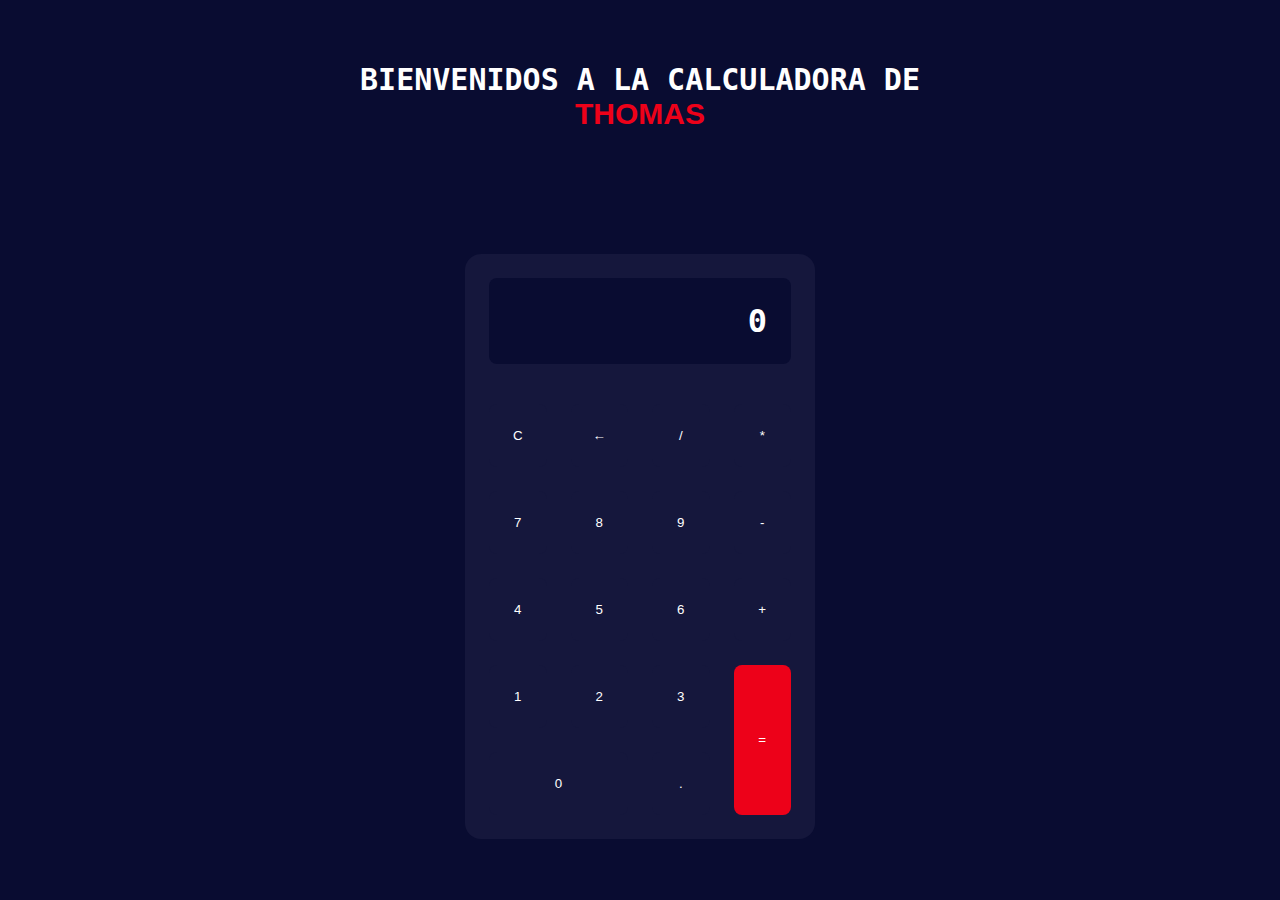
<file: CALCULADORA_THOMAS/index.html>
<!DOCTYPE html>
<html lang="en">
<head>
    <meta charset="UTF-8">
    <meta name="viewport" content="width=device-width, initial-scale=1.0">
    <link rel="stylesheet" href="./css/main.css">
    <title>Calculadora</title>
</head>
<body>

    <h1>BIENVENIDOS A LA CALCULADORA DE <br> <span>THOMAS</span></h1>
    <div class="calculadora">
        <div class="pantalla">0</div>
        <button id="c" class="btn">C</button>
        <button id="borrar" class="btn">←</button>
        <button class="btn">/</button>
        <button class="btn">*</button>
        <button class="btn">7</button>
        <button class="btn">8</button>
        <button class="btn">9</button>
        <button class="btn">-</button>
        <button class="btn">4</button>
        <button class="btn">5</button>
        <button class="btn">6</button>
        <button class="btn">+</button>
        <button class="btn">1</button>
        <button class="btn">2</button>
        <button class="btn">3</button>
        <button id="igual" class="btn">=</button>
        <button id="cero"class="btn">0</button>
        <button class="btn">.</button>
    </div>


    <script src="./js/main.js"></script>
</body>
</html>
</file>
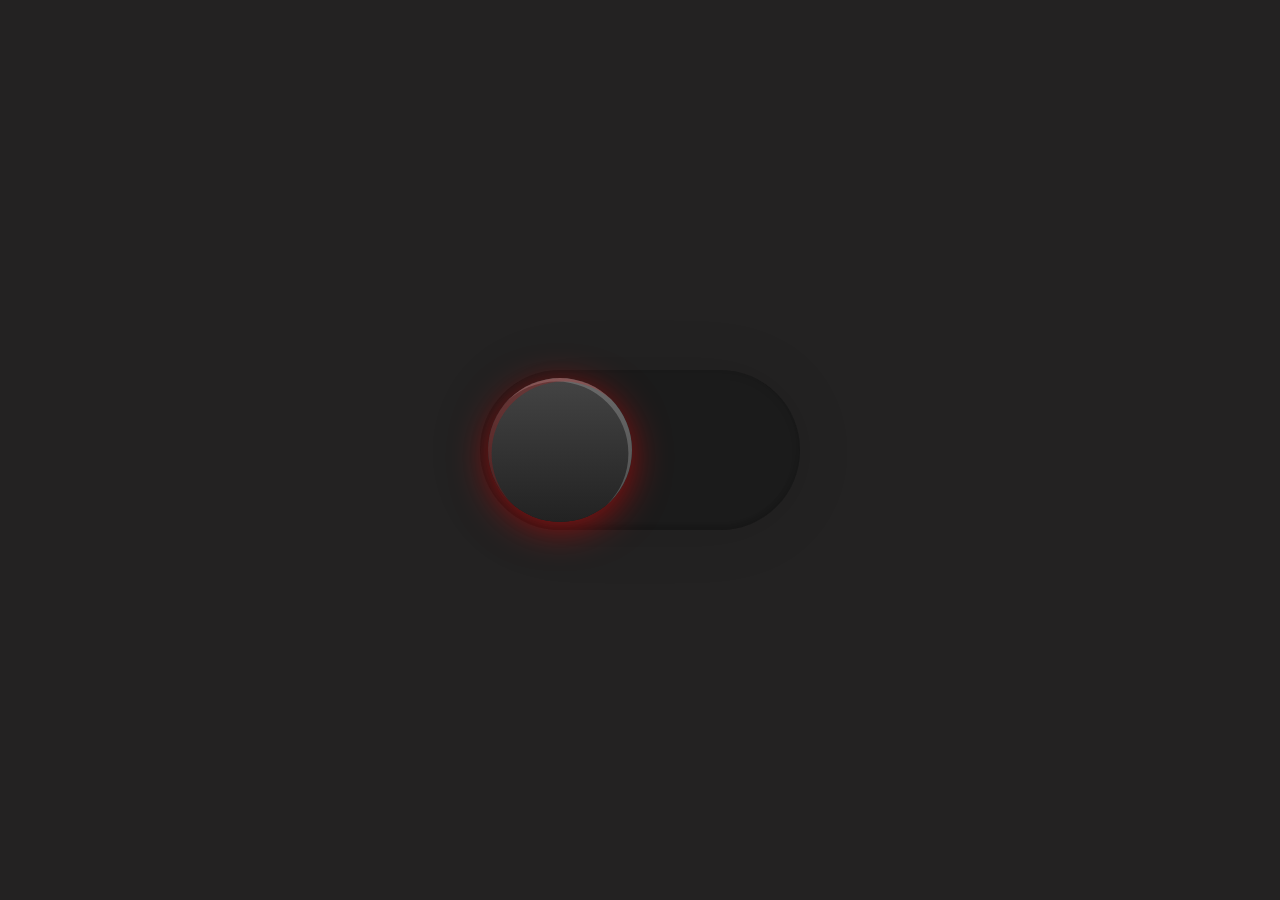
<file: PROYECTO_11/index.html>
<!DOCTYPE html>
<html lang="en">
<head>
    <meta charset="UTF-8">
    <meta name="viewport" content="width=device-width, initial-scale=1.0">
    <link rel="stylesheet" href="./CSS/style.css">
    <title>Toggle</title>
</head>
<body>
    <div id="toggle" >
        <i class="circulo" ></i>
    </div>



    <script src="./script.js"></script>
</body>
</html>
</file>
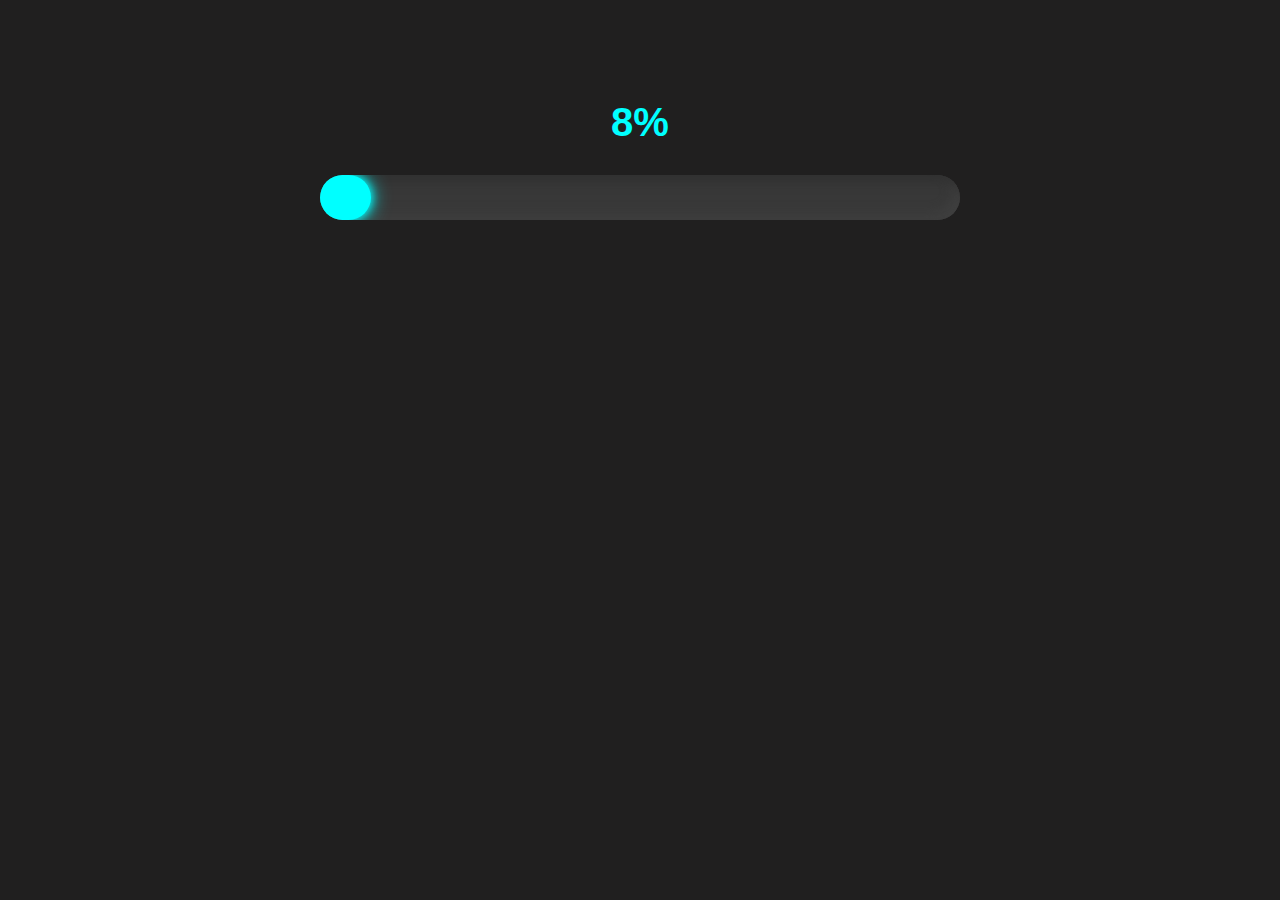
<file: PROYECTO_13/index.html>
<!DOCTYPE html>
<html lang="es">
<head>
    <meta charset="UTF-8">
    <meta name="viewport" content="width=device-width, initial-scale=1.0">
    <link rel="stylesheet" href="./css/style.css">
    <title>Proyecto 13</title>
</head>
<body>

    <div class="porcentaje">0</div>
    <div class="barra">
        <span class="progreso"></span>
    </div>

    



    <script src="script.js"></script>
</body>
</html>
</file>
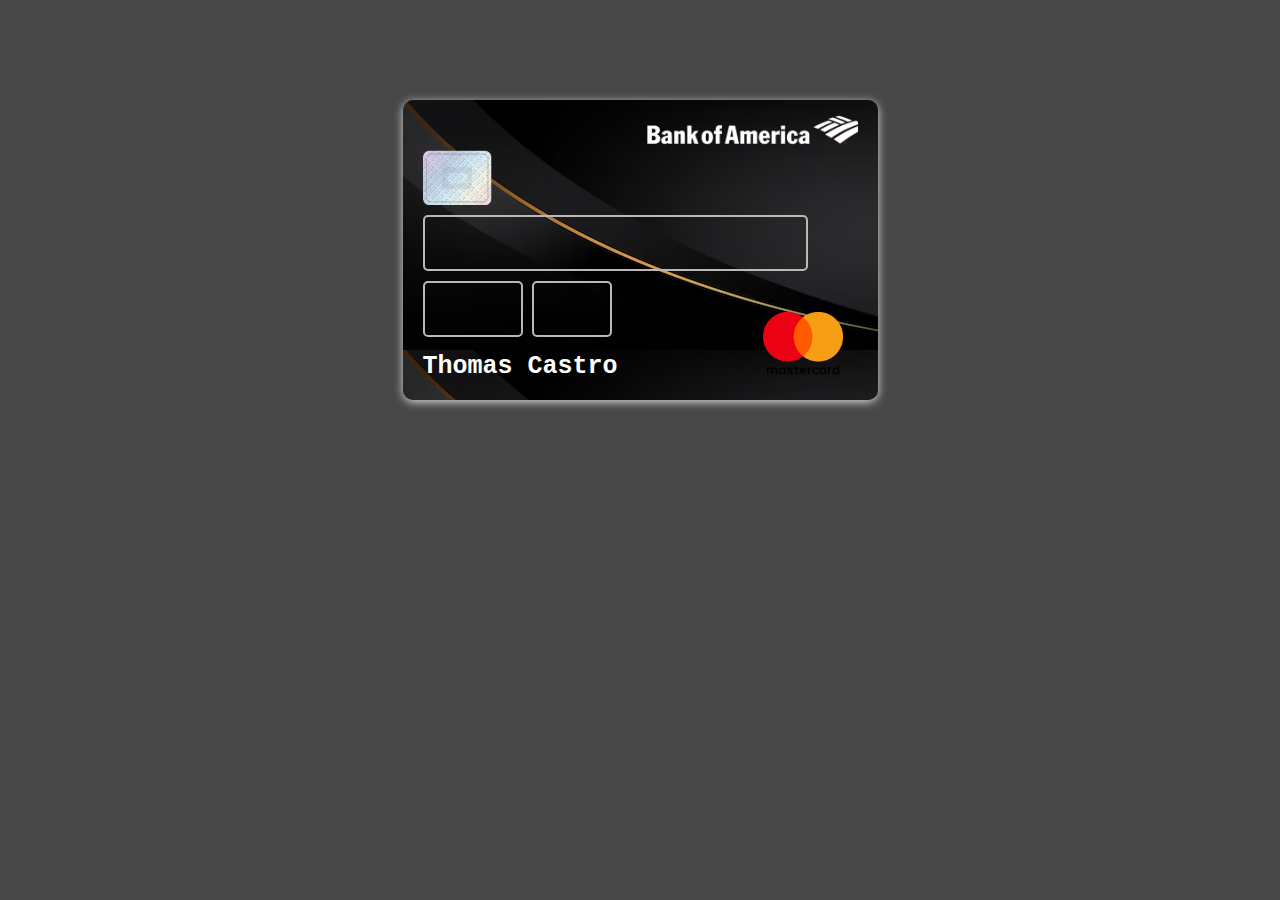
<file: PROYECTO_14/index.html>
<!DOCTYPE html>
<html lang="en">
<head>
    <meta charset="UTF-8">
    <meta name="viewport" content="width=device-width, initial-scale=1.0">
    <link rel="stylesheet" href="./CSS/style.css">
    <title>Mascara</title>
</head>
<body>

    <div id="marco">
        <div class="tarjeta">
            <div class="imagen">
                <div class="chip"></div>
                <div class="logoBanco"></div>
            </div>
            <input type="text" id="inputTarjeta">
            <input type="text" id="inputFecha">
            <input type="text" id="inputCVV">
            <div class="propietario">Thomas Castro</div>

            <div class="imagen2">
                <div id="masterLogo"></div>
            </div>
        </div>
    </div>
    


    <script src="./script.js"></script>
</body>
</html>
</file>
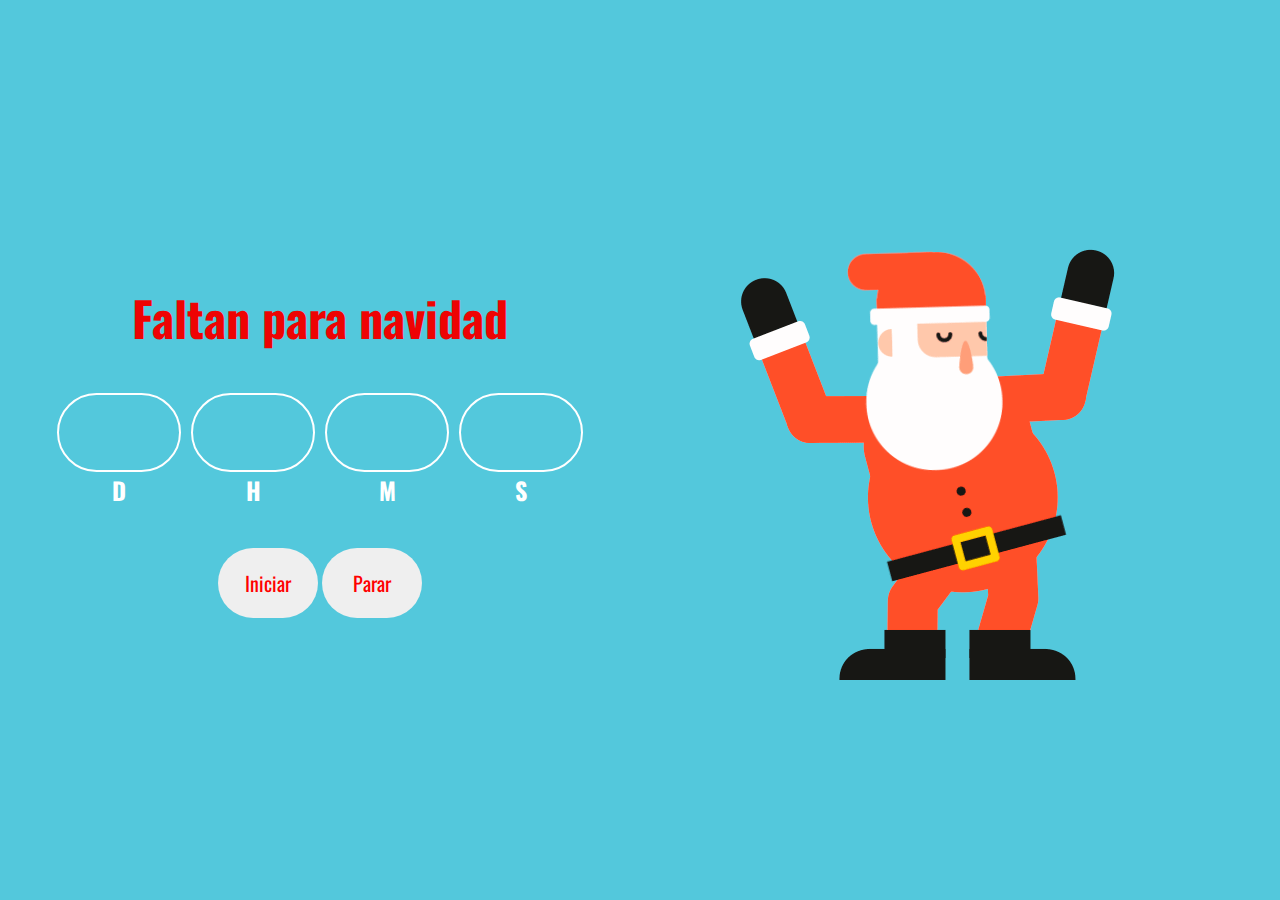
<file: PROYECTO_8/index.html>
<!DOCTYPE html>
<html lang="en">
<head>
    <meta charset="UTF-8">
    <meta name="viewport" content="width=device-width, initial-scale=1.0">
    <title>Proyecto 8</title>
    <link rel="stylesheet" href="css/styles.css">
    <link rel="preconnect" href="https://fonts.googleapis.com">
<link rel="preconnect" href="https://fonts.gstatic.com" crossorigin>
<link href="https://fonts.googleapis.com/css2?family=Oswald:wght@500&display=swap" rel="stylesheet">
</head>
<body>
    <div class="contenedor-1">
        <div id="contenedor-cuenta" class="contenedor-cuenta">
            <div class="mensaje"><span id="mensaje" >Faltan para navidad</span></div>
            <div class="cuentaRegresiva">
                <div class="contenedor-dias">
                    <div id="dias"></div>
                    <div>D</div>
                </div>
                <div class="contenedor-horas">
                    <div id="horas"></div>
                    <div>H</div>
                </div>
                <div class="contenedor-minutos">
                    <div id="minutos"></div>
                    <div>M</div>
                </div>
                <div class="contenedor-segundos">
                    <div id="segundos"></div>
                    <div>S</div>
                </div>
            </div>
            <div class="contenedor-botones">
                <button id="boton1" class="botones" onclick="reproducirMusica()">Iniciar</button>
                <button id="boton2" class="botones" onclick="detenerMusica()">Parar</button>
            </div>
        </div>
    </div>
    <div class="contenedor-2">
        <div id="papa-noel">
            <img id="imagen" src="img/papa_noel.png">
        </div>
    </div>
    <script src="./script.js"></script>
</body>
</html>
</file>
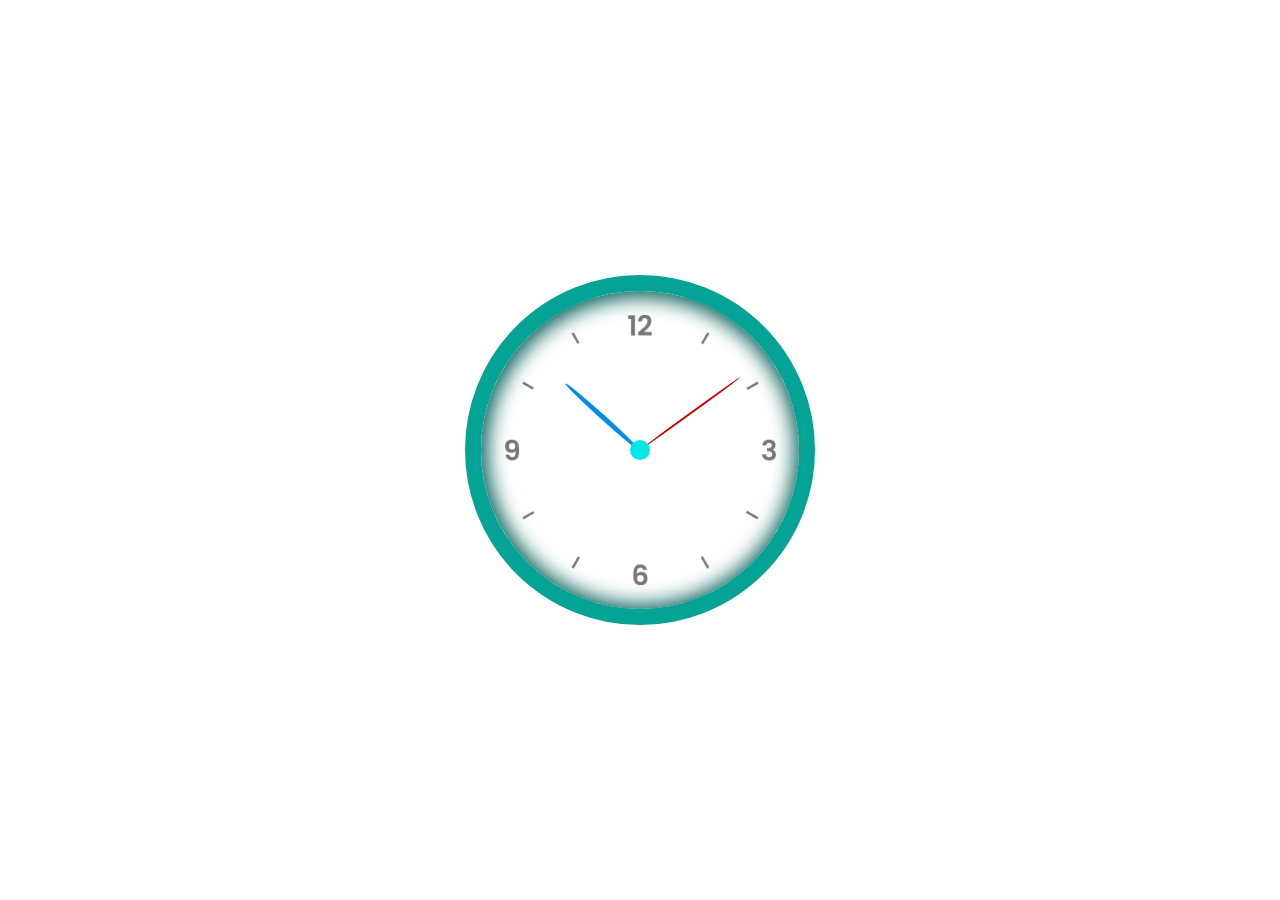
<file: Reloj_Análogo/index.html>
<!DOCTYPE html>
<html lang="es">
<head>
    <meta charset="UTF-8">
    <meta name="viewport" content="width=device-width, initial-scale=1.0">
    <link rel="stylesheet" href="./CSS/style.css">
    <title>Reloj Análogo</title>
</head>
<body>
    <div class="reloj">
        <div class="hora"></div>
        <div class="minuto"></div>
        <div class="segundo"></div>
    </div>


    <script src="script.js"></script>
</body>
</html>
</file>
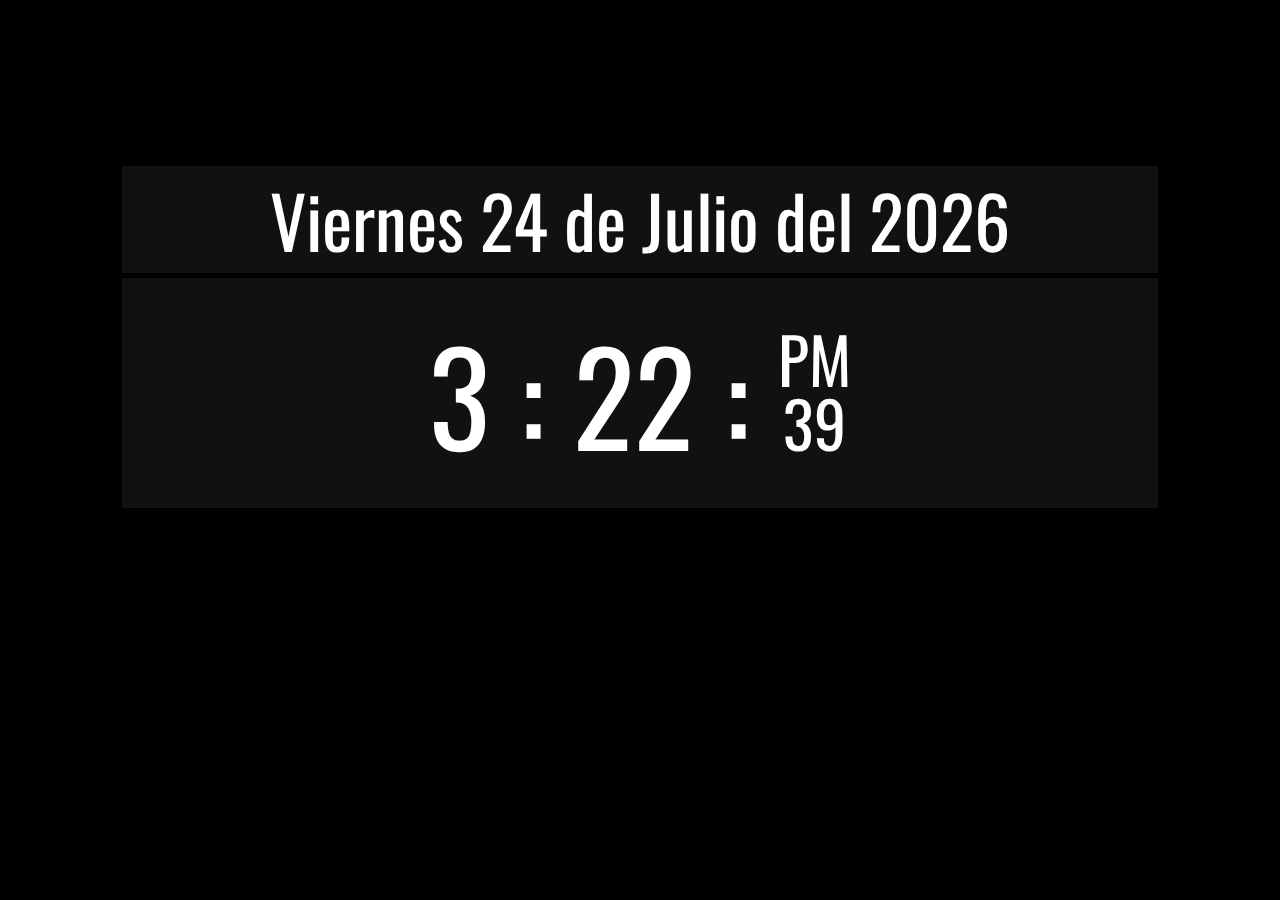
<file: RELOJ_DIGITAL/index.html>
<!DOCTYPE html>
<html lang="en">
<head>
    <meta charset="UTF-8">
    <meta name="viewport" content="width=device-width, initial-scale=1.0">
    <link rel="preconnect" href="https://fonts.googleapis.com">
    <link rel="preconnect" href="https://fonts.gstatic.com" crossorigin>
    <link href="https://fonts.googleapis.com/css2?family=Oswald&display=swap" rel="stylesheet">
    <link rel="stylesheet" href="style.css">
    <title>Reloj Digital Thomas</title>
</head>
<body>
    <div class="wrap">
        <div class="widget">
            <div class="fecha">
                <p id="diaSemana" class="diaSemana"></p>
                <p id="dia" class="dia"></p>
                <p>de</p>
                <p id="mes" class="mes"></p>
                <p>del </p>
                <p id="year" class="year"></p>
            </div>

            <div class="reloj">
                <p class="horas" id="horas"></p>
                <p>:</p>
                <p class="minutos" id="minutos"></p>
                <p>:</p>
                <div class="caja-segundos">
                    <p class="ampm" id="ampm"></p>
                    <p class="segundos" id="segundos"></p>
                </div>
            </div>
        </div>
    </div>

<script src="reloj.js"></script>
</body>
</html>
</file>
<file: CALCULADORA_THOMAS/css/main.css>
*{
    margin: 0;
    padding: 0;
    box-sizing: border-box;
    font-family: sans-serif;
}


body{
    min-height: 100vh;
    background-color: #090c31;
    display: grid;
    place-items: center;
}


h1{
    color: #fff;
    font-size: 30px;
    font-family: monospace;
    font-weight: 600;
}

h1 > span{
    display: flex;
    justify-content: center;
    color: #ed0119;
}

.calculadora{
    background-color: #15173c;
    color: #ffff;
    width: 350px;
    max-width: 100%;
    padding: 1.5rem;
    border-radius: 1rem;
    display: grid;
    grid-template-columns: repeat(4,1fr);
    gap: 1.5rem;
}

.pantalla{
    grid-column: 1/-1;
    background-color: #090c31;
    padding: 1.5rem;
    font-size: 2rem;
    text-align: right;
    border-radius: .5rem;
    margin-bottom: 1rem;
    font-family: monospace;
    font-weight: 600;
}

.btn{
    background-color: #15173c;
    color: #fff;
    border: 0;
    padding: 1.5rem .5rem;
    border-radius: .5rem;
    cursor: pointer;
    display: flex;
    justify-content: center;
    align-items: center;
}
.btn:hover{
    background-color: #090c31;
}

#cero{
    grid-column:span 2;
}
#igual{
    grid-row: span 2;
    background-color: #ed0119;
}

#igual:hover{
    background-color: #ed0119d0;
}
</file>
<file: PROYECTO_11/CSS/style.css>
*{
    margin: 0;
    padding: 0;
    box-sizing: border-box;
}


body{
    background: rgb(35,34,34);
    display: flex;
    justify-content: center;
    align-items: center;
    flex-direction: column;
    min-height: 100vh;
    transition: .5s;
    &.toggleRojo{
        background: rgb(168, 3, 3);
    }
}





#toggle{
    height: 160px;
    width: 320px;
    background: #1b1b1b;
    box-shadow: 0 2px 60px rgba(0, 0, 0, 0.1),
                inset 0 2px 8px rgba(0, 0, 0, 0.1),
                inset 0 -4px 4px rgba(0, 0, 0, 0.1)
                ;
    position: relative;
    border: none;
    cursor: pointer;
    transition: .5s;
    appearance: none;
    border-radius: 160px;
    &.toggleRojo{
        background: rgb(101, 1, 1);
        box-shadow: 0 2px 60px rgba(0, 0, 0, 0.694),
                inset 0 2px 8px rgba(0, 0, 0, 0.1),
                inset 0 -4px 4px rgba(0, 0, 0, 0.1)
                ;
        .circulo{
            left: 160px;
            box-shadow: 0 8px 20px rgba(0, 0, 0, 0.1),
                        inset 4px 4px rgba(255, 255, 255, 0.2),
                        inset -4px 4px rgba(0, 0, 0, 0.786)
            ;
        }        
    }
}


.circulo {
    position: absolute;
    top: 0;
    left: 0;
    width: 160px;
    height: 160px;
    content: "";
    background: linear-gradient(to bottom, #444, #222);
    border-radius: 50vh;
    transform: scale(0.9);
    transition: .5s;
    box-shadow: 0 8px 40px rgba(255, 4, 4, 0.5),
                inset 4px 4px rgba(252, 8, 8, 0.2),
                inset -4px 4px rgba(255, 253, 253, 0.2)
                ;
    
}
</file>
<file: PROYECTO_13/css/style.css>
*{
    margin: 0;
    padding: 0;
    box-sizing: border-box;
}


body{
    background-color: rgb(32,31,31);
}

.barra{
    background-color: #383838;
    height: 45px;
    width: 50%;
    margin: 130px auto;
    box-shadow: inset 6px 6px 12px #303030,
    inset -6px -6px 12px #404040;
    overflow: hidden;
    border: none;
    border-radius: 20rem;
}



.progreso {
     height: 100%;
     width:0;
     background-color: aqua;
     box-shadow:  0 0 10px aqua,
     0 0 20px aqua;
     display: block;
     border-radius: 20rem;
}


.progresoRojo {
    height: 100%;
    width:0;
    background-color: rgb(255, 0, 0);
    box-shadow:  0 0 10px rgb(255, 0, 0),
    0 0 20px rgb(255, 0, 0);
    display: block;
    border-radius: 20rem;
}


.porcentaje{
    font-size: 2.5rem;
    font-family:'Gill Sans', 'Gill Sans MT', Calibri, 'Trebuchet MS', sans-serif;
    font-weight: bold;
    text-align: center;
    transform: translateY(100px);
    color: aqua;
}


.porcentajeRojo{
    font-size: 2.5rem;
    font-family:'Gill Sans', 'Gill Sans MT', Calibri, 'Trebuchet MS', sans-serif;
    font-weight: bold;
    text-align: center;
    transform: translateY(100px);
    color: rgb(255, 0, 0);
}

body.celebracion{
    background-image:  url("../img/celebracion.gif");
    background-size: cover;
    background-repeat: no-repeat;
}
</file>
<file: PROYECTO_14/CSS/style.css>
*{
    margin: 0;
    padding: 0;
    box-sizing: border-box;
}


body{
    font-family: 'Courier New', Courier, monospace;
    background-color: rgb(71, 71, 71);
}


.imagen{
    display: flex;
    margin-top: -20px;
    justify-content: space-between;
}


.chip{
    background-image: url("../img/chip.png");
    width: 80px;
    height: 55px;
    background-size: cover;
    margin-top: 60px;
}



.logoBanco{
    background-image: url("../img/logobanco.png");
    width: 250px;
    height: 40px;
    background-size: cover;
    margin-left: 150px;
    margin-top: 20px;
}

.tarjeta{
    display: block;
    width: 475px;
    height: 300px;
    border-radius: 10px;
    padding: 10px 20px 0 20px;
    box-sizing: border-box;
    /* background: #161616; */
    background-image: url("../img/fondo.avif");
    background: radial-gradient(circle,
                rgb(112, 112, 112)
                rgb(255, 255, 255)
    );
    margin: 100px auto;
    box-shadow: 0 2px 10px rgb(219, 219, 219);
}


.tarjeta input {
    font-size: 28px;
    padding: 10px;
    border: solid 2px rgb(185, 185, 185);
    color: #fff;
    border-radius: 5px;
    background-color: transparent;
    margin-top: 10px;
    outline: none;
}


.tarjeta #inputTarjeta::before{
    content: "";
    position: relative;
    width: 100px;
    height: 100px;
}


.propietario{
    display: grid;
    color: #fff;
    font-weight: bold;
    font-size: 25px;
    padding-top: 15px;
}



.tarjeta #inputFecha{
    width: 100px;
}

.tarjeta #inputCVV{
    width: 80px;
}


.imagen2{
    display: flex;
    align-items: center;
}

#masterLogo{
    background-image: url("../img/master.png");
    width: 80px;
    height: 62px;
    background-size: cover;
    margin: -77px 0px 0px 340px;
}
</file>
<file: PROYECTO_8/css/styles.css>
*{
    font-family: 'Oswald', sans-serif;
}
body{
    margin: 0;
    padding: 0;
    display: flex;
    background-color: rgb(83, 200, 220);
    height: 100vh;
}
.contenedor-1{
    display: flex;
    justify-content: center;
    align-items: center;
    width: 50%;
    padding: 20px;
}
.cuentaRegresiva{
    display: flex;
    font-weight: 900;
    gap: 10px;
    justify-content: center;
    align-items: center;
    color: white;
}
.cuentaRegresiva > div{
    font-size: 1.5rem;
}
.mensaje{
    margin-bottom: 40px;
}
.mensaje > span{
    font-size: 3rem;
    color: rgb(238, 3, 3);
    font-weight: 900;
}
#dias, #horas, #minutos, #segundos{
    display: flex;
    align-items: center;
    font-size: 2rem;
    justify-content: center;
    width: 80px;
    padding: 20px;
    height: 35px;
    border-radius: 50px;
    border:  2px solid white;
}
.contenedor-botones > .botones.red{
    background-color: red;
    color: white;
}


.contenedor-botones > .botones.red:hover{
    background-color: rgb(255, 255, 255);
    color: red;
}
.contenedor-cuenta{
    text-align: center;
}
.botones{
    margin-top: 40px;
    padding: 20px;
    font-size: 20px;
    border: none;
    width: 100px;
    cursor: pointer;
    border-radius: 50px;
    color: red;
}

.contenedor-2{
    display: flex;
    align-items: center;
    width: 50%;
}
.contenedor-cuenta{
    display: grid;
}
.contenedor-2 > img{
    z-index: -200;
    width: 100%;
}
</file>
<file: Reloj_Análogo/CSS/style.css>
*{
    padding: 0;
    margin: 0;
    box-sizing: border-box;
}


body{
    display: flex;
    align-items: center;
    justify-content: center;
    min-height: 100vh;
    background-image: url(https://png.pngtree.com/thumb_back/fh260/background/20200714/pngtree-modern-double-color-futuristic-neon-background-image_351866.jpg);
    background-repeat: no-repeat;
    background-size: cover;
}


.reloj{
    width: 350px;
    height: 350px;
    display: flex;
    justify-content: center;
    align-items: center;
    background-image: url(../img/reloj.png);
    background-size: cover;
    border: 1rem solid #04a396;
    border-radius: 50%;
    box-shadow: inset 1px 1px 20px 5px #025e56;
}

/* BEFORE Se usa para crear subElementos en el html */
.reloj::before{
    content: "";
    position: absolute;
    width: 20px;
    height: 20px;
    background: #03e7e7;
    border-radius: 50%;
    z-index: 10000;
}

.hora::before{
    content: "";
    position: absolute;
    width: 8px;
    height: 70px;
    background: #ffffffee;
    z-index: 10;                                    
    border-radius: 50%;
}
.minuto::before{
    content: "";
    position: absolute;
    width: 5px;
    height: 100px;
    background: rgb(1, 140, 233);
    z-index: 11;
    border-radius: 50%;
}
.segundo::before{
    content: "";
    position: absolute;
    width: 1.8px;
    height: 125px;
    background: rgb(201, 0, 0);
    z-index: 12;
    border-radius: 50%;
}

.hora, .minuto, .segundo{
    display: flex;
    justify-content: center;
    position: absolute;
    border-radius: 50%;
}
</file>
<file: RELOJ_DIGITAL/style.css>
*{
    margin: 0;
    padding: 0;
    box-sizing: border-box;
}

body{
    background-color: black;
    color:#fff;
    font-size: 16px;
}

.wrap{
    width: 90%;
    margin: 13% 7%;
}

.widget{
    width: 90%;
    margin: 2em;
}

.widget p{
    display: inline-block;
    line-height: 1em;
}

.fecha{
    font-family: Oswald, Arial;
    text-align: center;
    font-size: 4.5em;
    margin-bottom: 5px;
    background: rgba(161, 157, 157, 0.11);
}


.reloj{
    font-family: Oswald, Arial;
    width: 100%;
    padding: 20px;
    font-size: 8em;
    text-align: center;
    background: rgba(161, 157, 157, 0.11);
}

.reloj .caja-segundos{
    display: inline-block;
}

.reloj .segundos,
.reloj .ampm{
    font-size: 4rem;
    display: block;
}
</file>
